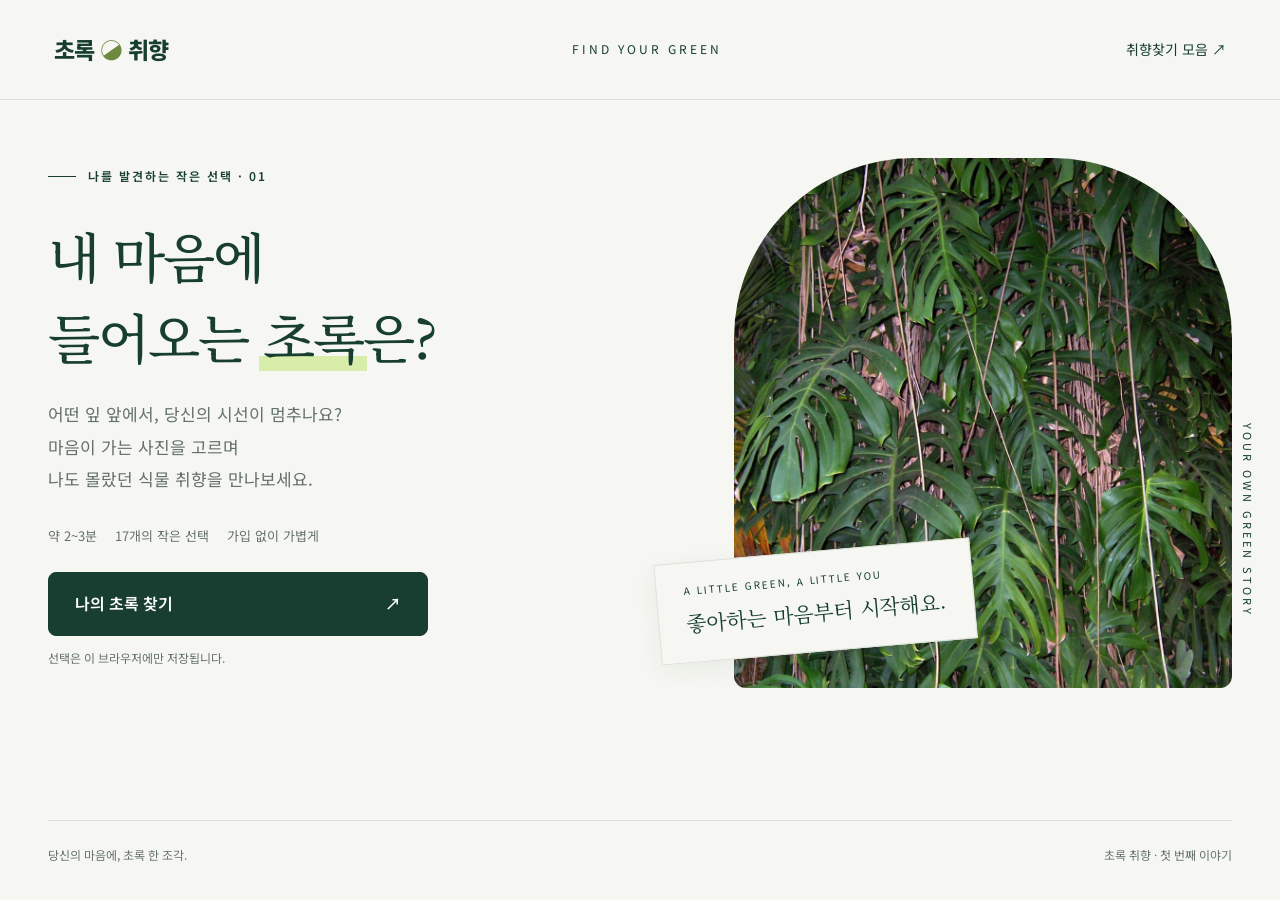
<file: index.html>
<!doctype html><html lang="ko"><head><meta charset="UTF-8"><meta name="viewport" content="width=device-width,initial-scale=1"><meta name="theme-color" content="#173e30"><title>초록 취향 — 내 마음에 들어오는 초록은?</title><meta name="description" content="사진을 고르며 발견하는 나의 초록 취향. 마음이 끌리는 식물과 나의 공간을 함께 만나보세요."><link rel="icon" type="image/svg+xml" href="data:image/svg+xml,%3Csvg xmlns='http://www.w3.org/2000/svg' viewBox='0 0 40 40'%3E%3Crect width='40' height='40' rx='12' fill='%23173e30'/%3E%3Cpath d='M10 28Q8 9 30 9Q32 30 10 28M11 28L25 14' fill='%23cce68c' stroke='%23173e30'/%3E%3C/svg%3E"><link rel="stylesheet" href="style.css"><script src="data.js" defer></script><script src="app.js" defer></script></head><body><header><button class="brand" data-action="home" aria-label="초록 취향 첫 화면">초록<span class="brand-leaf">◒</span>취향</button><span class="edition">FIND YOUR GREEN</span><button class="nav" data-action="catalog">취향찾기 모음 ↗</button></header><main id="app"></main><footer><span>당신의 마음에, 초록 한 조각.</span><span>초록 취향 · 첫 번째 이야기</span></footer><div id="toast" role="status" aria-live="polite"></div></body></html>
</file>
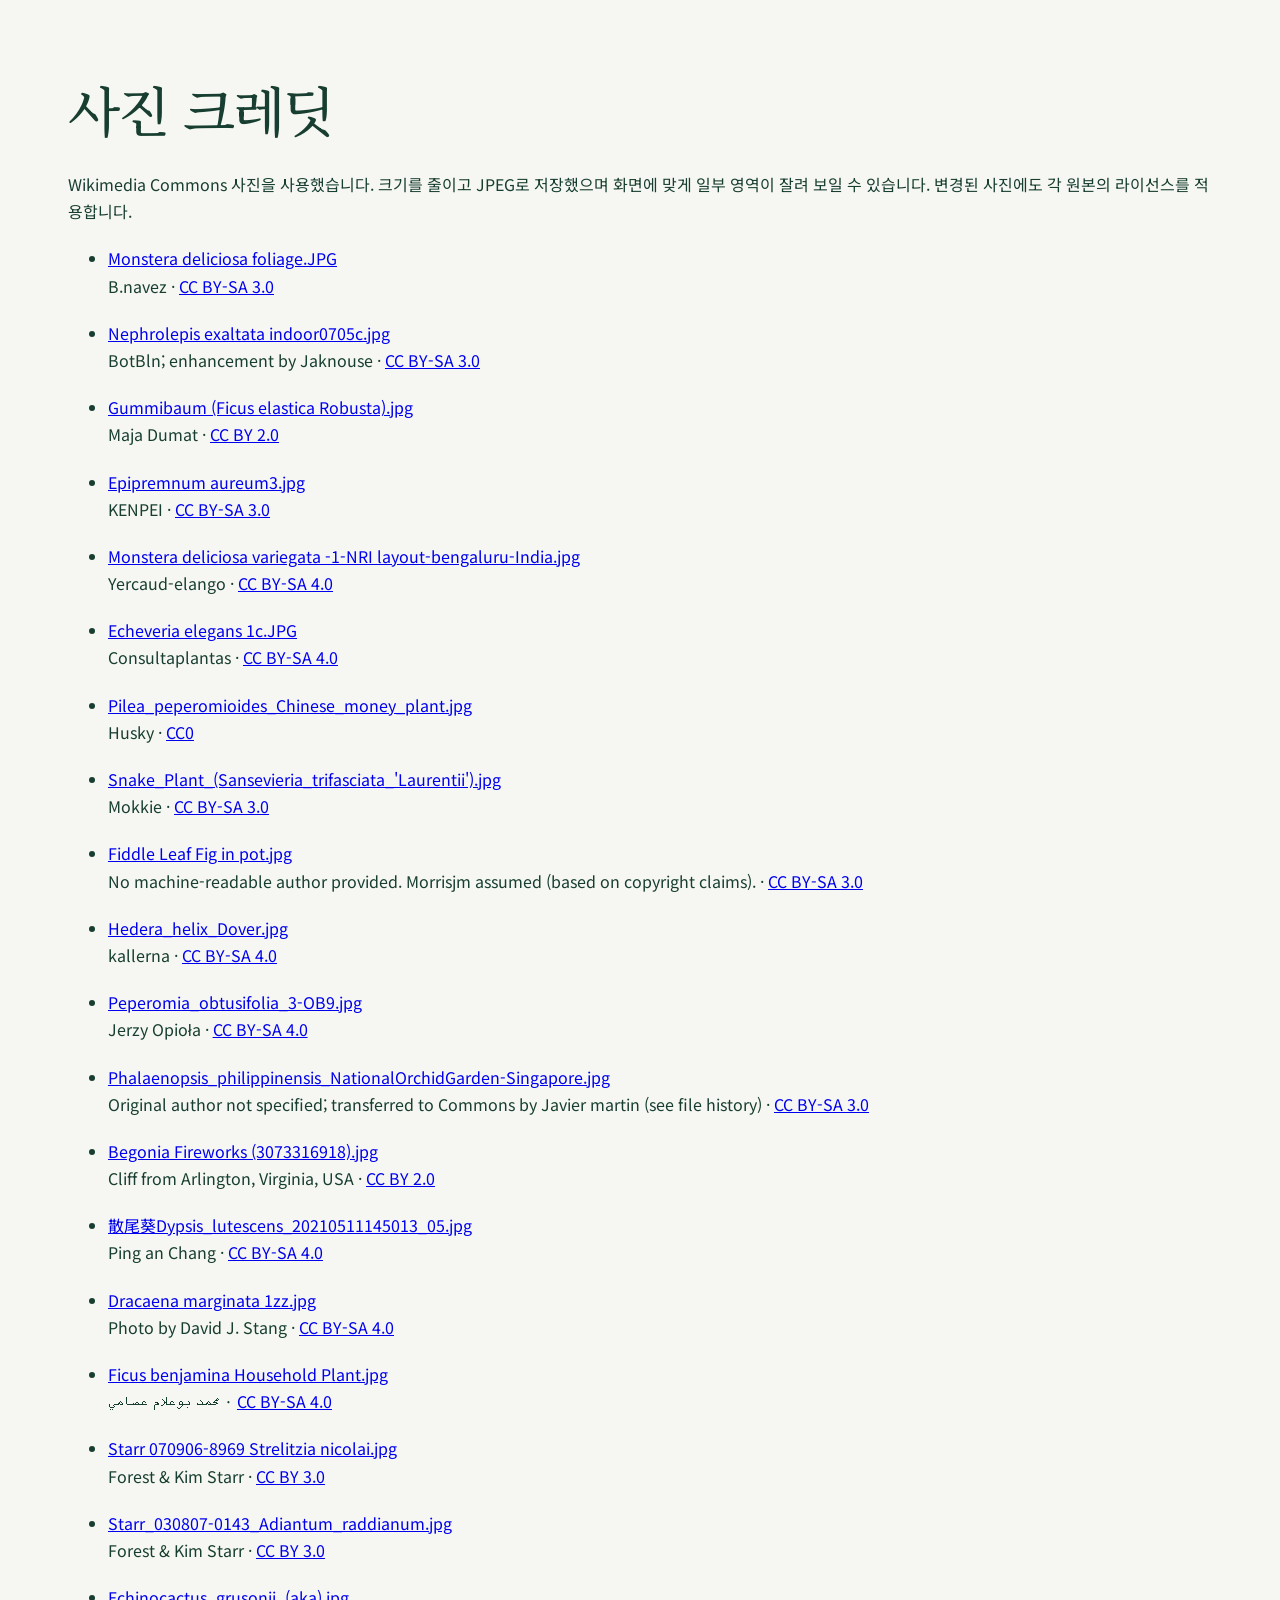
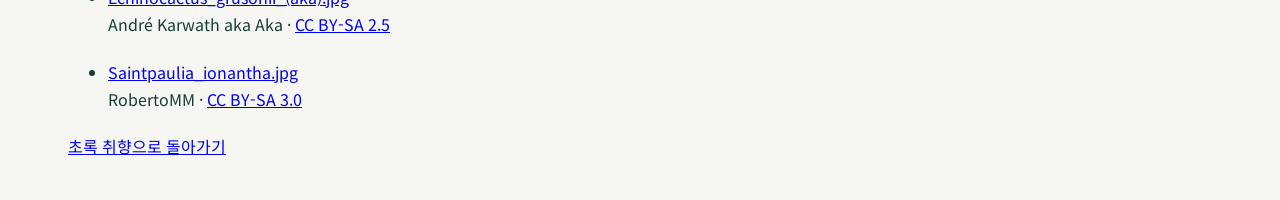
<file: credits.html>
<!doctype html><html lang="ko"><meta charset="UTF-8"><meta name="viewport" content="width=device-width,initial-scale=1"><title>사진 크레딧 · 초록 취향</title><link rel="stylesheet" href="style.css"><main style="padding:40px 20px"><h1>사진 크레딧</h1><p>Wikimedia Commons 사진을 사용했습니다. 크기를 줄이고 JPEG로 저장했으며 화면에 맞게 일부 영역이 잘려 보일 수 있습니다. 변경된 사진에도 각 원본의 라이선스를 적용합니다.</p><ul><li style="margin:20px 0"><a href="https://commons.wikimedia.org/wiki/File:Monstera_deliciosa_foliage.JPG">Monstera deliciosa foliage.JPG</a><br>B.navez · <a href="https://creativecommons.org/licenses/by-sa/3.0/">CC BY-SA 3.0</a></li><li style="margin:20px 0"><a href="https://commons.wikimedia.org/wiki/File:Nephrolepis_exaltata_indoor0705c.jpg">Nephrolepis exaltata indoor0705c.jpg</a><br>BotBln; enhancement by Jaknouse · <a href="https://creativecommons.org/licenses/by-sa/3.0/">CC BY-SA 3.0</a></li><li style="margin:20px 0"><a href="https://commons.wikimedia.org/wiki/File:Gummibaum_%28Ficus_elastica_Robusta%29.jpg">Gummibaum (Ficus elastica Robusta).jpg</a><br>Maja Dumat · <a href="https://creativecommons.org/licenses/by/2.0/">CC BY 2.0</a></li><li style="margin:20px 0"><a href="https://commons.wikimedia.org/wiki/File:Epipremnum_aureum3.jpg">Epipremnum aureum3.jpg</a><br>KENPEI · <a href="https://creativecommons.org/licenses/by-sa/3.0/">CC BY-SA 3.0</a></li><li style="margin:20px 0"><a href="https://commons.wikimedia.org/wiki/File:Monstera_deliciosa_variegata_-1-NRI_layout-bengaluru-India.jpg">Monstera deliciosa variegata -1-NRI layout-bengaluru-India.jpg</a><br>Yercaud-elango · <a href="https://creativecommons.org/licenses/by-sa/4.0/">CC BY-SA 4.0</a></li><li style="margin:20px 0"><a href="https://commons.wikimedia.org/wiki/File:Echeveria_elegans_1c.JPG">Echeveria elegans 1c.JPG</a><br>Consultaplantas · <a href="https://creativecommons.org/licenses/by-sa/4.0/">CC BY-SA 4.0</a></li><li style="margin:20px 0"><a href="https://commons.wikimedia.org/wiki/File:Pilea_peperomioides_Chinese_money_plant.jpg">Pilea_peperomioides_Chinese_money_plant.jpg</a><br>Husky · <a href="http://creativecommons.org/publicdomain/zero/1.0/deed.en">CC0</a></li><li style="margin:20px 0"><a href="https://commons.wikimedia.org/wiki/File:Snake_Plant_(Sansevieria_trifasciata_%27Laurentii%27).jpg">Snake_Plant_(Sansevieria_trifasciata_&#x27;Laurentii&#x27;).jpg</a><br>Mokkie · <a href="https://creativecommons.org/licenses/by-sa/3.0">CC BY-SA 3.0</a></li><li style="margin:20px 0"><a href="https://commons.wikimedia.org/wiki/File:Fiddle_Leaf_Fig_in_pot.jpg">Fiddle Leaf Fig in pot.jpg</a><br>No machine-readable author provided. Morrisjm assumed (based on copyright claims). · <a href="http://creativecommons.org/licenses/by-sa/3.0/">CC BY-SA 3.0</a></li><li style="margin:20px 0"><a href="https://commons.wikimedia.org/wiki/File:Hedera_helix_Dover.jpg">Hedera_helix_Dover.jpg</a><br>kallerna · <a href="https://creativecommons.org/licenses/by-sa/4.0">CC BY-SA 4.0</a></li><li style="margin:20px 0"><a href="https://commons.wikimedia.org/wiki/File:Peperomia_obtusifolia_3-OB9.jpg">Peperomia_obtusifolia_3-OB9.jpg</a><br>Jerzy Opioła · <a href="https://creativecommons.org/licenses/by-sa/4.0">CC BY-SA 4.0</a></li><li style="margin:20px 0"><a href="https://commons.wikimedia.org/wiki/File:Phalaenopsis_philippinensis_NationalOrchidGarden-Singapore.jpg">Phalaenopsis_philippinensis_NationalOrchidGarden-Singapore.jpg</a><br>Original author not specified; transferred to Commons by Javier martin (see file history) · <a href="http://creativecommons.org/licenses/by-sa/3.0/">CC BY-SA 3.0</a></li><li style="margin:20px 0"><a href="https://commons.wikimedia.org/wiki/File:Begonia_Fireworks_(3073316918).jpg">Begonia Fireworks (3073316918).jpg</a><br>Cliff from Arlington, Virginia, USA · <a href="https://creativecommons.org/licenses/by/2.0">CC BY 2.0</a></li><li style="margin:20px 0"><a href="https://commons.wikimedia.org/wiki/File:%E6%95%A3%E5%B0%BE%E8%91%B5Dypsis_lutescens_20210511145013_05.jpg">散尾葵Dypsis_lutescens_20210511145013_05.jpg</a><br>Ping an Chang · <a href="https://creativecommons.org/licenses/by-sa/4.0">CC BY-SA 4.0</a></li><li style="margin:20px 0"><a href="https://commons.wikimedia.org/wiki/File:Dracaena_marginata_1zz.jpg">Dracaena marginata 1zz.jpg</a><br>Photo by David J. Stang · <a href="https://creativecommons.org/licenses/by-sa/4.0">CC BY-SA 4.0</a></li><li style="margin:20px 0"><a href="https://commons.wikimedia.org/wiki/File:Ficus_benjamina_Household_Plant.jpg">Ficus benjamina Household Plant.jpg</a><br>محمد بوعلام عصامي · <a href="https://creativecommons.org/licenses/by-sa/4.0">CC BY-SA 4.0</a></li><li style="margin:20px 0"><a href="https://commons.wikimedia.org/wiki/File:Starr_070906-8969_Strelitzia_nicolai.jpg">Starr 070906-8969 Strelitzia nicolai.jpg</a><br>Forest &amp; Kim Starr · <a href="https://creativecommons.org/licenses/by/3.0">CC BY 3.0</a></li><li style="margin:20px 0"><a href="https://commons.wikimedia.org/wiki/File:Starr_030807-0143_Adiantum_raddianum.jpg">Starr_030807-0143_Adiantum_raddianum.jpg</a><br>Forest &amp; Kim Starr · <a href="https://creativecommons.org/licenses/by/3.0">CC BY 3.0</a></li><li style="margin:20px 0"><a href="https://commons.wikimedia.org/wiki/File:Echinocactus_grusonii_(aka).jpg">Echinocactus_grusonii_(aka).jpg</a><br>André Karwath aka Aka
 · <a href="https://creativecommons.org/licenses/by-sa/2.5">CC BY-SA 2.5</a></li><li style="margin:20px 0"><a href="https://commons.wikimedia.org/wiki/File:Saintpaulia_ionantha.jpg">Saintpaulia_ionantha.jpg</a><br>RobertoMM · <a href="https://creativecommons.org/licenses/by-sa/3.0">CC BY-SA 3.0</a></li></ul><a href="./">초록 취향으로 돌아가기</a></main></html>
</file>
<file: style.css>
@import url('https://fonts.googleapis.com/css2?family=Noto+Sans+KR:wght@400;500;600;700;800&family=Noto+Serif+KR:wght@400;500;600&display=swap');
:root{--green:#173e30;--lime:#d9edaa;--paper:#f6f7f2;--muted:#64726a;--line:#dce2d9}*{box-sizing:border-box}body{margin:0;background:var(--paper);color:var(--green);font-family:'Noto Sans KR',sans-serif;font-size:16px;line-height:1.7}button,a{-webkit-tap-highlight-color:transparent}button{font:inherit;cursor:pointer}button:focus-visible,a:focus-visible{outline:3px solid #b18a28;outline-offset:5px}button{color:inherit}header{max-width:1280px;margin:auto;height:100px;display:flex;align-items:center;justify-content:space-between;padding:0 48px;border-bottom:1px solid var(--line)}.brand{font-weight:800;font-size:23px;letter-spacing:-1px;background:none;border:0}.brand-leaf{display:inline-block;color:#6c893f;margin:0 6px;transform:rotate(-35deg)}.edition{font-size:12px;letter-spacing:3px}.nav{font-size:14px;border:0;background:none}main{max-width:1184px;margin:0 auto;min-height:calc(100vh - 180px)}footer{max-width:1184px;margin:0 auto;padding:24px 0;border-top:1px solid var(--line);display:flex;justify-content:space-between;font-size:12px;color:var(--muted)}.hero{display:grid;grid-template-columns:1fr 1fr;gap:64px;align-items:center;padding:58px 0 64px}.eyebrow{font-size:12px;letter-spacing:2px;font-weight:600;display:flex;align-items:center;gap:12px}.eyebrow:before{content:'';height:1px;width:28px;background:currentColor}h1,h2{font-family:'Noto Serif KR',serif;font-weight:500;letter-spacing:-2px;line-height:1.5}h1{font-size:54px;margin:28px 0 22px}h1 em{font-style:normal;position:relative;z-index:0}h1 em:after{content:'';position:absolute;height:15px;background:var(--lime);bottom:3px;left:-4px;right:-4px;z-index:-1}.intro{color:var(--muted);margin-bottom:30px;font-size:17px;line-height:1.9}.meta{display:flex;gap:18px;font-size:13px;margin:25px 0;color:var(--muted)}.primary{background:var(--green);color:white;border:1px solid var(--green);border-radius:8px;padding:17px 26px;display:flex;justify-content:space-between;align-items:center;gap:40px;font-weight:600;min-height:58px;transition:background .2s}.primary:hover{background:#2b5741}.hero .primary{width:100%;max-width:380px}.secondary{border:1px solid var(--line);border-radius:8px;background:transparent;padding:13px 20px}.text-btn{background:none;border:0;text-decoration:underline;text-underline-offset:4px;font-size:14px;padding:12px 0}.small{font-size:12px;color:var(--muted)}.hero-art{position:relative;height:530px}.hero-art img{width:89%;height:100%;object-fit:cover;border-radius:180px 180px 12px 12px;display:block;margin-left:auto}.photo-tag{position:absolute;bottom:36px;left:-15px;background:var(--paper);padding:20px 27px;box-shadow:0 7px 25px #122a2310;border:1px solid var(--line);transform:rotate(-5deg);font-family:'Noto Serif KR',serif;font-size:21px}.photo-tag small{display:block;font:10px 'Noto Sans KR',sans-serif;letter-spacing:2px;margin-bottom:8px}.vertical{position:absolute;right:-25px;top:50%;writing-mode:vertical-rl;letter-spacing:3px;font-size:11px}.quiz{max-width:850px;margin:0 auto;padding:32px 0 60px}.quiz-top{display:flex;justify-content:space-between;align-items:center;font-size:13px;color:var(--muted)}.back{border:0;background:none;padding:8px 0;font-size:14px}.progress{height:3px;background:var(--line);margin:12px 0 38px}.progress span{display:block;background:var(--green);height:100%;transition:width .3s}.question-head{text-align:center;margin-bottom:28px}.question-head .eyebrow{justify-content:center}.question-head .eyebrow:before{display:none}h2{font-size:32px;margin:12px 0}.hint{color:var(--muted);margin:0;font-size:14px}.choices{display:grid;grid-template-columns:1fr 1fr;gap:24px}.choice{padding:0;background:white;border:2px solid transparent;border-radius:12px;overflow:hidden;text-align:left;transition:transform .2s,border .2s}.choice:hover{transform:translateY(-4px);border-color:#a0b589}.choice.selected{border-color:var(--green);box-shadow:0 0 0 2px #173e3020}.choice img{display:block;width:100%;height:310px;object-fit:cover}.choice-label{padding:16px 20px;display:flex;align-items:center;gap:12px;font-size:16px}.letter{border:1px solid var(--line);border-radius:50%;font-size:12px;width:27px;height:27px;display:grid;place-items:center;flex-shrink:0}.selected .letter{background:var(--green);color:white}.quiz-bottom{display:flex;justify-content:center;gap:15px;margin-top:25px;flex-wrap:wrap}.quiz-bottom .primary{width:100%;justify-content:center;margin-top:12px}.env{max-width:600px;margin:0 auto;display:grid;gap:12px}.env .choice{padding:20px 24px;display:flex;align-items:center;gap:18px}.env .choice small{display:block;color:var(--muted);font-size:13px}.env-icon{font-size:25px}.result{max-width:930px;margin:0 auto;padding:42px 0 60px}.result-grid{display:grid;grid-template-columns:1fr 1.2fr;gap:45px;align-items:start}.result-photo{width:100%;height:480px;object-fit:cover;border-radius:140px 140px 8px 8px}.result h1{font-size:40px;margin:12px 0}.result-copy{font-size:15px;color:var(--muted);line-height:1.9}.chips{display:flex;gap:7px;flex-wrap:wrap;margin:18px 0}.chip{font-size:12px;border:1px solid #cbd6c3;padding:5px 12px;border-radius:30px}.bars{margin:24px 0}.bar-row{margin:14px 0}.bar-label{font-size:13px;display:flex;justify-content:space-between;margin-bottom:7px}.track{height:6px;background:#e2e7db;border-radius:6px;overflow:hidden}.track span{height:100%;background:#7b9657;display:block}.note{border-top:1px solid var(--line);padding-top:15px;font-size:13px;color:var(--muted)}.suitable{margin:30px 0 20px;background:#e9eedf;padding:25px 28px;border-radius:12px}.suitable h3{font-size:17px;margin:0 0 10px}.suitable p{font-size:14px;margin:8px 0}.actions{display:flex;gap:12px;flex-wrap:wrap}.actions .primary{flex:1;justify-content:center}.actions .secondary{flex:1}.result-bottom{text-align:center;margin-top:16px}.catalog{padding:55px 0;max-width:850px;margin:auto}.catalog-grid{display:grid;grid-template-columns:repeat(3,1fr);gap:20px;margin-top:30px}.catalog-card{border:1px solid var(--line);border-radius:12px;overflow:hidden;background:white;padding:0;text-align:left}.catalog-card img{width:100%;height:220px;object-fit:cover}.catalog-card div{padding:20px}.catalog-card h3{margin:0}.soon{background:#e6e9e1;min-height:310px;display:flex;flex-direction:column;justify-content:center;padding:25px;color:var(--muted);border-radius:12px}.soon span{font-size:12px;letter-spacing:2px}.soon h3{font-family:'Noto Serif KR',serif;font-size:24px}.credits{font-size:12px;color:var(--muted);margin-top:35px}.credits a{color:inherit}.end{text-align:center;padding:90px 20px}.end .primary{margin:25px auto;max-width:300px;justify-content:center}#toast{position:fixed;bottom:25px;left:50%;transform:translateX(-50%);background:#173e30;color:white;padding:12px 22px;border-radius:8px;font-size:14px;opacity:0;pointer-events:none;transition:opacity .2s;max-width:90vw;z-index:5}#toast.show{opacity:1}button:disabled{opacity:.45;cursor:default}main>section{animation:enter .35s ease}@keyframes enter{from{opacity:0;transform:translateY(6px)}to{opacity:1;transform:translateY(0)}}@media(max-width:1250px){main,footer{margin-left:40px;margin-right:40px}.hero{gap:35px}.hero-art{height:500px}h1{font-size:46px}}@media(max-width:700px){header{height:75px;padding:0 22px}.brand{font-size:20px}.edition{display:none}.nav{font-size:12px}main,footer{margin-left:22px;margin-right:22px}footer{font-size:10px;padding:20px 0}.hero{grid-template-columns:1fr;gap:20px;padding:32px 0}.hero-content{display:contents}.hero .eyebrow{order:0}.hero h1{order:1;font-size:38px;line-height:1.5;margin:0}.hero .intro{order:2;font-size:14px;margin:0}.hero-art{order:3;height:265px;margin:6px 0 4px}.hero-art img{width:100%;border-radius:100px 100px 8px 8px;object-position:center 48%}.photo-tag{font-size:16px;bottom:20px;left:10px;padding:12px 18px}.vertical{display:none}.start-actions{order:4}.meta{margin:4px 0 14px;justify-content:center;font-size:12px}.hero .primary{max-width:none}.hero .small{text-align:center}.quiz{padding-top:20px}.progress{margin-bottom:26px}h2{font-size:25px;letter-spacing:-1px}.question-head{margin-bottom:22px}.choices{gap:12px}.choice img{height:230px}.choice-label{padding:12px 9px;font-size:13px;gap:7px}.letter{width:23px;height:23px}.quiz-bottom{gap:10px}.quiz-bottom .secondary{font-size:13px;padding:10px 14px}.result{padding-top:28px}.result-grid{grid-template-columns:1fr;gap:25px}.result-photo{height:270px;border-radius:100px 100px 8px 8px}.result h1{font-size:33px}.suitable{padding:20px}.actions{flex-direction:column}.catalog-grid{grid-template-columns:1fr}.catalog-card img{height:230px}.soon{min-height:130px}.catalog{padding-top:30px}.env .choice{padding:17px}.end{padding:60px 0}}@media(prefers-reduced-motion:reduce){*{animation:none!important;transition:none!important}}

/* Align alternate answers with the two photo columns. */
.quiz-bottom{display:grid;grid-template-columns:repeat(2,minmax(0,1fr));gap:24px;margin-top:18px}.quiz-bottom:empty{display:none}.quiz-bottom .secondary{width:100%;min-height:68px;padding:18px 16px;font-size:16px;font-weight:500;background:#fff;border-radius:12px;white-space:normal;word-break:keep-all}.quiz-bottom .secondary:hover{background:#e9eedf;border-color:#7b9657}.auto-hint{font-size:12px;color:var(--muted);margin:10px 0 0}@media(max-width:700px){.quiz-bottom{gap:12px;margin-top:12px}.quiz-bottom .secondary{min-height:72px;padding:15px 10px;font-size:14px;line-height:1.6}}
</file>
